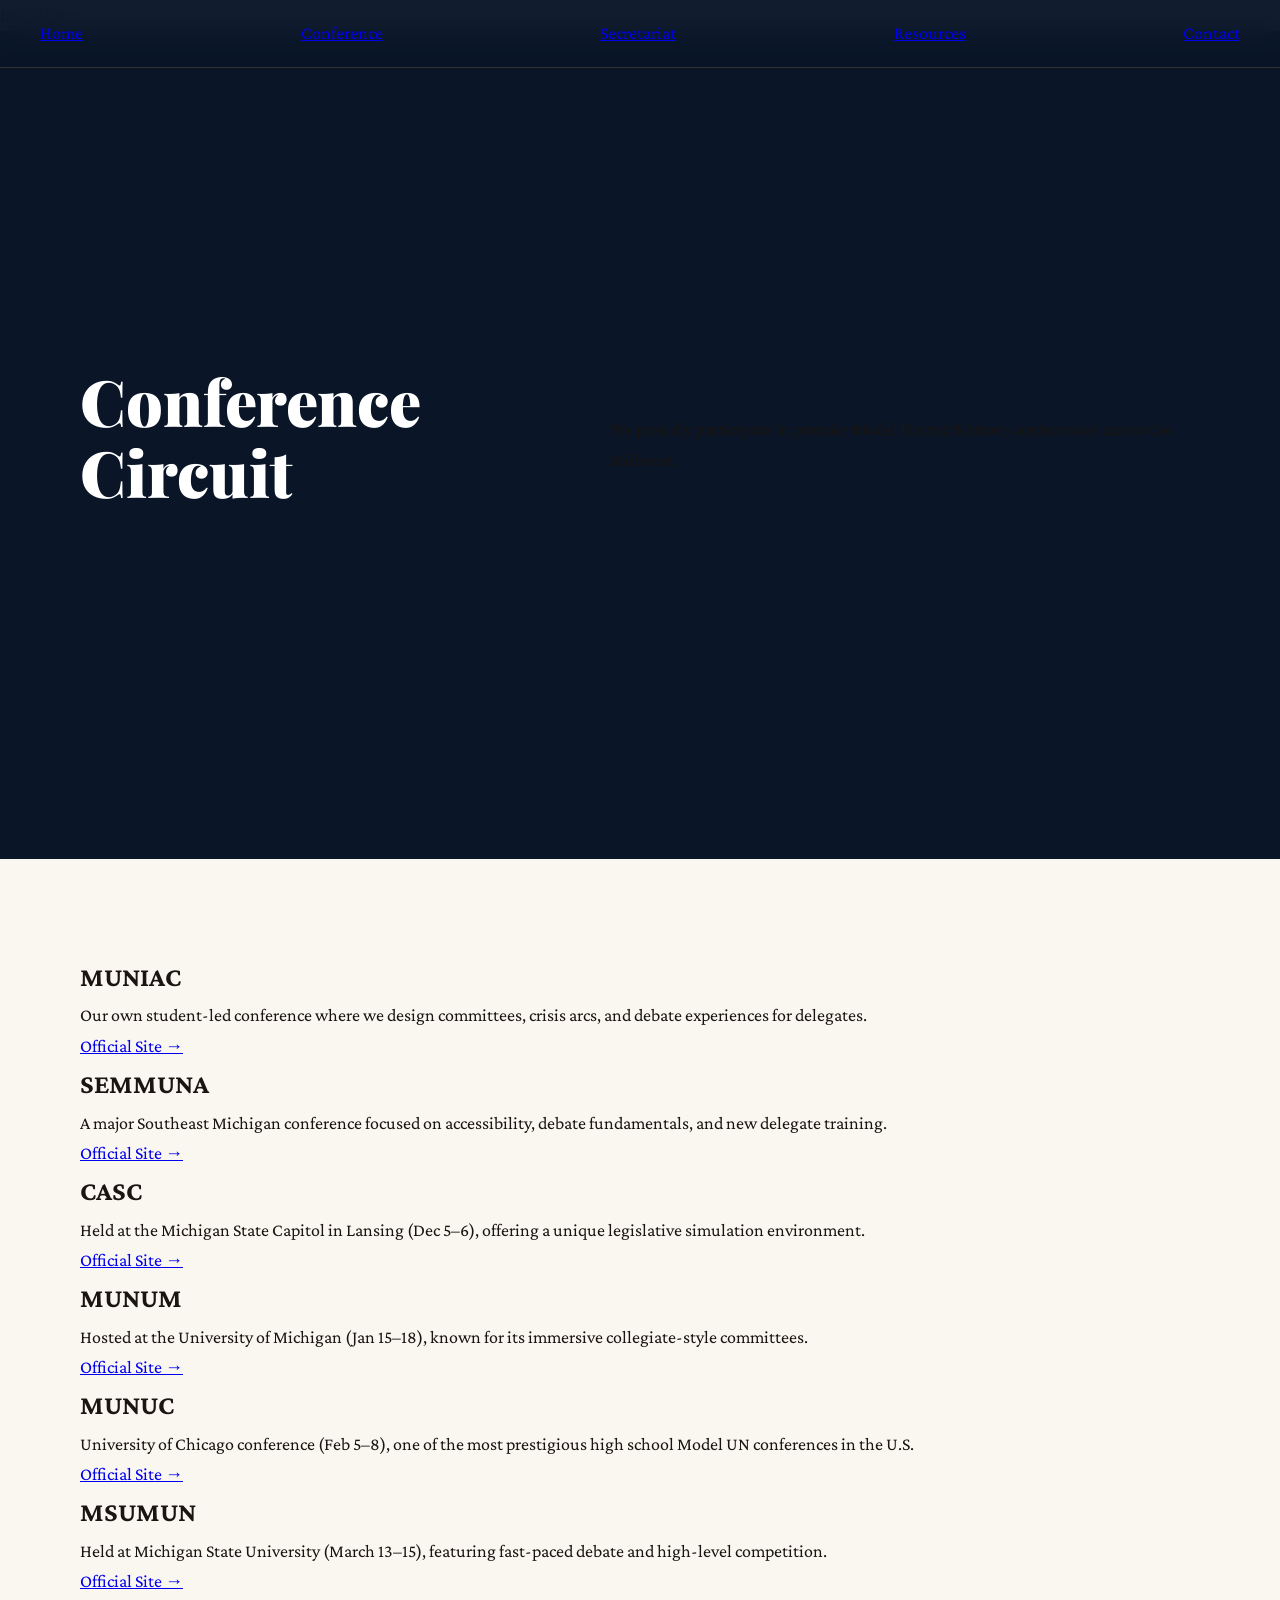
<file: conference.html>
<!DOCTYPE html>
<html lang="en">
<head>
  <meta charset="UTF-8">
  <title>Conference Circuit</title>
  <link rel="stylesheet" href="style.css">
</head>

<body>

<header>
  <div class="logo">IAC MUN</div>
  <nav>
    <a href="index.html">Home</a>
    <a href="conference.html">Conference</a>
    <a href="secretariat.html">Secretariat</a>
    <a href="resources.html">Resources</a>
    <a href="contact.html">Contact</a>
  </nav>
</header>

<section class="hero">
  <h1>Conference Circuit</h1>
  <p>We proudly participate in premier Model United Nations conferences across the Midwest.</p>
</section>

<section class="conference-grid">

  <div class="conf-card">
    <h2>MUNIAC</h2>
    <p>Our own student-led conference where we design committees, crisis arcs, and debate experiences for delegates.</p>
    <a class="conf-link" href="#" target="_blank">Official Site →</a>
  </div>

  <div class="conf-card">
    <h2>SEMMUNA</h2>
    <p>A major Southeast Michigan conference focused on accessibility, debate fundamentals, and new delegate training.</p>
    <a class="conf-link" href="https://www.semmuna.org/" target="_blank">Official Site →</a>
  </div>

  <div class="conf-card">
    <h2>CASC</h2>
    <p>Held at the Michigan State Capitol in Lansing (Dec 5–6), offering a unique legislative simulation environment.</p>
    <a class="conf-link" href="https://www.mamunonline.com/casc" target="_blank">Official Site →</a>
  </div>

  <div class="conf-card">
    <h2>MUNUM</h2>
    <p>Hosted at the University of Michigan (Jan 15–18), known for its immersive collegiate-style committees.</p>
    <a class="conf-link" href="https://www.munum.org/" target="_blank">Official Site →</a>
  </div>

  <div class="conf-card">
    <h2>MUNUC</h2>
    <p>University of Chicago conference (Feb 5–8), one of the most prestigious high school Model UN conferences in the U.S.</p>
    <a class="conf-link" href="https://munuc.org/" target="_blank">Official Site →</a>
  </div>

  <div class="conf-card">
    <h2>MSUMUN</h2>
    <p>Held at Michigan State University (March 13–15), featuring fast-paced debate and high-level competition.</p>
    <a class="conf-link" href="https://msumun.org/" target="_blank">Official Site →</a>
  </div>

</section>

</body>
</html>
</file>
<file: style.css>
@import url('https://fonts.googleapis.com/css2?family=Playfair+Display:wght@400;700;900&family=Crimson+Pro:ital,wght@0,300;0,400;0,600;1,300;1,400&family=DM+Mono:wght@300;400&display=swap');
 
:root {
  --navy: #0a1628;
  --deep-blue: #0d2144;
  --mid-blue: #1a3a6e;
  --gold: #c9a84c;
  --gold-light: #e8c97a;
  --gold-pale: #f5e9c8;
  --cream: #faf7f0;
  --white: #ffffff;
  --gray-light: #f0ece3;
  --gray-mid: #8a8070;
  --text-dark: #1a1510;
  --shadow: 0 4px 24px rgba(10, 22, 40, 0.15);
  --shadow-gold: 0 4px 24px rgba(201, 168, 76, 0.2);
}
 
*, *::before, *::after { box-sizing: border-box; margin: 0; padding: 0; }
 
html { scroll-behavior: smooth; }
 
body {
  font-family: 'Crimson Pro', Georgia, serif;
  background: var(--cream);
  color: var(--text-dark);
  font-size: 18px;
  line-height: 1.7;
  overflow-x: hidden;
}
 
/* ── NAV ── */
nav {
  position: fixed;
  top: 0; left: 0; right: 0;
  z-index: 100;
  background: rgba(10, 22, 40, 0.97);
  backdrop-filter: blur(12px);
  border-bottom: 1px solid rgba(201,168,76,0.2);
  padding: 0 2.5rem;
  display: flex;
  align-items: center;
  justify-content: space-between;
  height: 68px;
}
 
.nav-logo {
  display: flex;
  align-items: center;
  gap: 0.75rem;
  text-decoration: none;
}
 
.nav-logo-img {
  height: 40px;
  width: 40px;
  object-fit: contain;
  border-radius: 50%;
  border: 1.5px solid var(--gold);
}
 
.nav-logo-placeholder {
  height: 40px;
  width: 40px;
  border-radius: 50%;
  border: 1.5px solid var(--gold);
  background: var(--mid-blue);
  display: flex;
  align-items: center;
  justify-content: center;
  font-family: 'Playfair Display', serif;
  font-size: 14px;
  color: var(--gold);
  font-weight: 700;
}
 
.nav-logo-text {
  font-family: 'Playfair Display', serif;
  font-size: 1rem;
  color: var(--gold-light);
  letter-spacing: 0.04em;
  line-height: 1.2;
}
 
.nav-logo-text span {
  display: block;
  font-size: 0.65rem;
  font-family: 'DM Mono', monospace;
  color: var(--gray-mid);
  letter-spacing: 0.12em;
  text-transform: uppercase;
  font-weight: 300;
}
 
.nav-links {
  display: flex;
  align-items: center;
  gap: 0.25rem;
  list-style: none;
}
 
.nav-links a {
  font-family: 'DM Mono', monospace;
  font-size: 0.72rem;
  letter-spacing: 0.1em;
  text-transform: uppercase;
  color: rgba(255,255,255,0.7);
  text-decoration: none;
  padding: 0.45rem 0.85rem;
  border-radius: 4px;
  transition: all 0.2s ease;
  position: relative;
}
 
.nav-links a:hover,
.nav-links a.active {
  color: var(--gold-light);
  background: rgba(201,168,76,0.08);
}
 
.nav-links a.active::after {
  content: '';
  position: absolute;
  bottom: -2px; left: 50%; transform: translateX(-50%);
  width: 20px; height: 1.5px;
  background: var(--gold);
  border-radius: 2px;
}
 
.nav-chatbot-btn {
  font-family: 'DM Mono', monospace;
  font-size: 0.7rem;
  letter-spacing: 0.1em;
  text-transform: uppercase;
  background: var(--gold);
  color: var(--navy);
  border: none;
  padding: 0.5rem 1.1rem;
  border-radius: 4px;
  cursor: pointer;
  text-decoration: none;
  font-weight: 500;
  transition: all 0.2s ease;
  margin-left: 0.5rem;
}
 
.nav-chatbot-btn:hover {
  background: var(--gold-light);
  transform: translateY(-1px);
}
 
.hamburger {
  display: none;
  flex-direction: column;
  gap: 5px;
  cursor: pointer;
  background: none;
  border: none;
  padding: 4px;
}
 
.hamburger span {
  display: block;
  width: 24px; height: 2px;
  background: var(--gold-light);
  border-radius: 2px;
  transition: all 0.3s ease;
}
 
/* ── PAGE WRAPPER ── */
main { padding-top: 68px; }
 
/* ── HERO ── */
.hero {
  min-height: 92vh;
  background: var(--navy);
  position: relative;
  display: flex;
  align-items: center;
  overflow: hidden;
}
 
.hero-bg-pattern {
  position: absolute;
  inset: 0;
  background-image:
    radial-gradient(circle at 20% 50%, rgba(26,58,110,0.6) 0%, transparent 50%),
    radial-gradient(circle at 80% 20%, rgba(201,168,76,0.08) 0%, transparent 40%),
    linear-gradient(135deg, var(--navy) 0%, var(--deep-blue) 100%);
}
 
.hero-grid-lines {
  position: absolute;
  inset: 0;
  background-image:
    linear-gradient(rgba(201,168,76,0.04) 1px, transparent 1px),
    linear-gradient(90deg, rgba(201,168,76,0.04) 1px, transparent 1px);
  background-size: 60px 60px;
}
 
.hero-globe {
  position: absolute;
  right: -80px; top: 50%;
  transform: translateY(-50%);
  width: 600px; height: 600px;
  border-radius: 50%;
  border: 1px solid rgba(201,168,76,0.12);
  background: radial-gradient(circle at 35% 35%, rgba(26,58,110,0.4), rgba(10,22,40,0.8));
  box-shadow: inset -40px -40px 80px rgba(0,0,0,0.4), 0 0 120px rgba(201,168,76,0.05);
}
 
.hero-globe::before {
  content: '';
  position: absolute;
  inset: 30px;
  border-radius: 50%;
  border: 1px solid rgba(201,168,76,0.06);
}
 
.hero-globe::after {
  content: '';
  position: absolute;
  inset: 80px;
  border-radius: 50%;
  border: 1px solid rgba(201,168,76,0.04);
}
 
.hero-content {
  position: relative;
  z-index: 2;
  max-width: 780px;
  padding: 4rem 5rem;
  animation: fadeUp 0.9s ease both;
}
 
.hero-eyebrow {
  font-family: 'DM Mono', monospace;
  font-size: 0.72rem;
  letter-spacing: 0.22em;
  text-transform: uppercase;
  color: var(--gold);
  margin-bottom: 1.5rem;
  display: flex;
  align-items: center;
  gap: 0.75rem;
}
 
.hero-eyebrow::before {
  content: '';
  display: block;
  width: 32px; height: 1px;
  background: var(--gold);
}
 
.hero h1 {
  font-family: 'Playfair Display', serif;
  font-size: clamp(2.8rem, 5vw, 4.8rem);
  font-weight: 900;
  color: var(--white);
  line-height: 1.1;
  margin-bottom: 1rem;
}
 
.hero h1 em {
  font-style: italic;
  color: var(--gold-light);
}
 
.hero-divider {
  width: 64px; height: 2px;
  background: linear-gradient(90deg, var(--gold), transparent);
  margin: 1.75rem 0;
}
 
.hero-tagline {
  font-size: 1.15rem;
  color: rgba(255,255,255,0.78);
  max-width: 600px;
  line-height: 1.8;
  margin-bottom: 2.5rem;
  font-weight: 300;
}
 
.hero-cta-row {
  display: flex;
  gap: 1rem;
  flex-wrap: wrap;
}
 
.btn-primary {
  display: inline-block;
  font-family: 'DM Mono', monospace;
  font-size: 0.75rem;
  letter-spacing: 0.12em;
  text-transform: uppercase;
  background: var(--gold);
  color: var(--navy);
  padding: 0.85rem 2rem;
  border-radius: 4px;
  text-decoration: none;
  font-weight: 500;
  transition: all 0.25s ease;
  border: 2px solid var(--gold);
}
 
.btn-primary:hover {
  background: var(--gold-light);
  border-color: var(--gold-light);
  transform: translateY(-2px);
  box-shadow: var(--shadow-gold);
}
 
.btn-outline {
  display: inline-block;
  font-family: 'DM Mono', monospace;
  font-size: 0.75rem;
  letter-spacing: 0.12em;
  text-transform: uppercase;
  background: transparent;
  color: var(--gold-light);
  padding: 0.85rem 2rem;
  border-radius: 4px;
  text-decoration: none;
  font-weight: 400;
  transition: all 0.25s ease;
  border: 1.5px solid rgba(201,168,76,0.4);
}
 
.btn-outline:hover {
  border-color: var(--gold);
  color: var(--gold);
  background: rgba(201,168,76,0.06);
}
 
/* ── SECTION STYLES ── */
section { padding: 6rem 5rem; }
 
.section-eyebrow {
  font-family: 'DM Mono', monospace;
  font-size: 0.68rem;
  letter-spacing: 0.2em;
  text-transform: uppercase;
  color: var(--gold);
  margin-bottom: 0.75rem;
}
 
.section-title {
  font-family: 'Playfair Display', serif;
  font-size: clamp(2rem, 3.5vw, 3rem);
  font-weight: 700;
  color: var(--navy);
  line-height: 1.2;
  margin-bottom: 1rem;
}
 
.section-title em { font-style: italic; color: var(--mid-blue); }
 
.section-subtitle {
  font-size: 1.1rem;
  color: var(--gray-mid);
  max-width: 580px;
  font-weight: 300;
}
 
.gold-rule {
  width: 48px; height: 2px;
  background: var(--gold);
  margin: 1.5rem 0;
}
 
/* ── QUICK LINKS (HOME) ── */
.quick-links {
  background: var(--white);
  padding: 5rem;
}
 
.quick-links-grid {
  display: grid;
  grid-template-columns: repeat(auto-fit, minmax(220px, 1fr));
  gap: 1.5rem;
  margin-top: 3rem;
}
 
.quick-card {
  background: var(--cream);
  border: 1px solid rgba(201,168,76,0.2);
  border-radius: 8px;
  padding: 2rem 1.75rem;
  text-decoration: none;
  color: inherit;
  transition: all 0.25s ease;
  position: relative;
  overflow: hidden;
}
 
.quick-card::before {
  content: '';
  position: absolute;
  top: 0; left: 0; right: 0;
  height: 3px;
  background: linear-gradient(90deg, var(--gold), var(--gold-light));
  transform: scaleX(0);
  transform-origin: left;
  transition: transform 0.3s ease;
}
 
.quick-card:hover {
  transform: translateY(-4px);
  box-shadow: var(--shadow);
  border-color: rgba(201,168,76,0.4);
}
 
.quick-card:hover::before { transform: scaleX(1); }
 
.quick-card-icon {
  font-size: 2rem;
  margin-bottom: 1rem;
  display: block;
}
 
.quick-card h3 {
  font-family: 'Playfair Display', serif;
  font-size: 1.2rem;
  color: var(--navy);
  margin-bottom: 0.5rem;
}
 
.quick-card p {
  font-size: 0.92rem;
  color: var(--gray-mid);
  font-weight: 300;
}
 
/* ── ABOUT STRIP ── */
.about-strip {
  background: var(--navy);
  color: var(--white);
  padding: 5rem;
  position: relative;
  overflow: hidden;
}
 
.about-strip::before {
  content: '"';
  position: absolute;
  top: -40px; left: 40px;
  font-family: 'Playfair Display', serif;
  font-size: 20rem;
  color: rgba(201,168,76,0.04);
  line-height: 1;
  pointer-events: none;
}
 
.about-strip .section-title { color: var(--white); }
.about-strip .section-title em { color: var(--gold-light); }
.about-strip .section-subtitle { color: rgba(255,255,255,0.65); max-width: 720px; font-size: 1.12rem; }
 
/* ── DIRECTORY ── */
.page-hero {
  background: var(--navy);
  padding: 6rem 5rem 4rem;
  position: relative;
  overflow: hidden;
}
 
.page-hero::after {
  content: '';
  position: absolute;
  bottom: 0; left: 0; right: 0;
  height: 1px;
  background: linear-gradient(90deg, transparent, var(--gold), transparent);
}
 
.page-hero-bg {
  position: absolute;
  inset: 0;
  background:
    radial-gradient(circle at 80% 50%, rgba(201,168,76,0.05) 0%, transparent 50%),
    linear-gradient(135deg, var(--navy) 0%, var(--deep-blue) 100%);
}
 
.page-hero-content { position: relative; z-index: 2; }
.page-hero .section-title { color: var(--white); margin-bottom: 0.5rem; }
.page-hero .section-subtitle { color: rgba(255,255,255,0.6); }
 
.directory-section { padding: 5rem; background: var(--white); }
 
.role-label {
  font-family: 'DM Mono', monospace;
  font-size: 0.68rem;
  letter-spacing: 0.18em;
  text-transform: uppercase;
  color: var(--gold);
  margin: 3.5rem 0 1.5rem;
  padding-bottom: 0.75rem;
  border-bottom: 1px solid rgba(201,168,76,0.2);
}
 
.role-label:first-child { margin-top: 0; }
 
.member-grid {
  display: grid;
  grid-template-columns: repeat(auto-fill, minmax(200px, 1fr));
  gap: 1.25rem;
}
 
.member-card {
  background: var(--cream);
  border: 1px solid rgba(201,168,76,0.15);
  border-radius: 8px;
  overflow: hidden;
  transition: all 0.25s ease;
}
 
.member-card:hover {
  transform: translateY(-3px);
  box-shadow: var(--shadow);
  border-color: rgba(201,168,76,0.35);
}
 
.member-photo {
  width: 100%;
  aspect-ratio: 1;
  object-fit: cover;
  background: var(--deep-blue);
  display: block;
}
 
.member-photo-placeholder {
  width: 100%;
  aspect-ratio: 1;
  background: linear-gradient(135deg, var(--deep-blue), var(--mid-blue));
  display: flex;
  align-items: center;
  justify-content: center;
  font-family: 'Playfair Display', serif;
  font-size: 2.5rem;
  color: rgba(201,168,76,0.4);
  font-weight: 900;
}
 
.member-info {
  padding: 1.25rem 1.25rem 1.5rem;
}
 
.member-name {
  font-family: 'Playfair Display', serif;
  font-size: 1.05rem;
  color: var(--navy);
  font-weight: 700;
  margin-bottom: 0.25rem;
}
 
.member-role {
  font-family: 'DM Mono', monospace;
  font-size: 0.65rem;
  letter-spacing: 0.1em;
  text-transform: uppercase;
  color: var(--gold);
}
 
/* ── CONFERENCES ── */
.conferences-section { padding: 5rem; background: var(--cream); }
 
.conference-card {
  background: var(--white);
  border: 1px solid rgba(201,168,76,0.2);
  border-radius: 10px;
  padding: 2.5rem;
  margin-bottom: 1.5rem;
  display: grid;
  grid-template-columns: auto 1fr auto;
  gap: 2rem;
  align-items: start;
  transition: all 0.25s ease;
}
 
.conference-card:hover {
  box-shadow: var(--shadow);
  border-color: rgba(201,168,76,0.4);
}
 
.conf-date-badge {
  background: var(--navy);
  color: var(--gold);
  border-radius: 6px;
  padding: 0.75rem 1rem;
  text-align: center;
  min-width: 70px;
  font-family: 'Playfair Display', serif;
}
 
.conf-date-badge .month {
  font-family: 'DM Mono', monospace;
  font-size: 0.6rem;
  letter-spacing: 0.15em;
  text-transform: uppercase;
  color: rgba(255,255,255,0.5);
  display: block;
}
 
.conf-date-badge .day {
  font-size: 2rem;
  font-weight: 900;
  line-height: 1;
}
 
.conf-name {
  font-family: 'Playfair Display', serif;
  font-size: 1.4rem;
  color: var(--navy);
  font-weight: 700;
  margin-bottom: 0.4rem;
}
 
.conf-meta {
  font-family: 'DM Mono', monospace;
  font-size: 0.68rem;
  color: var(--gray-mid);
  letter-spacing: 0.08em;
  margin-bottom: 0.75rem;
}
 
.conf-desc {
  font-size: 0.97rem;
  color: #4a4535;
  font-weight: 300;
}
 
.conf-status {
  font-family: 'DM Mono', monospace;
  font-size: 0.62rem;
  letter-spacing: 0.1em;
  text-transform: uppercase;
  padding: 0.35rem 0.8rem;
  border-radius: 20px;
  white-space: nowrap;
}
 
.conf-status.upcoming { background: rgba(201,168,76,0.12); color: var(--gold); border: 1px solid rgba(201,168,76,0.3); }
.conf-status.open { background: rgba(34,139,34,0.1); color: #2a7a2a; border: 1px solid rgba(34,139,34,0.2); }
.conf-status.tbd { background: rgba(100,100,120,0.1); color: var(--gray-mid); border: 1px solid rgba(100,100,120,0.2); }
 
/* ── RESOURCES ── */
.resources-section { padding: 5rem; background: var(--white); }
 
.resources-grid {
  display: grid;
  grid-template-columns: repeat(auto-fit, minmax(300px, 1fr));
  gap: 1.5rem;
  margin-top: 3rem;
}
 
.resource-card {
  background: var(--cream);
  border: 1px solid rgba(201,168,76,0.15);
  border-radius: 10px;
  padding: 2rem;
  transition: all 0.25s ease;
}
 
.resource-card:hover {
  transform: translateY(-3px);
  box-shadow: var(--shadow);
}
 
.resource-icon {
  font-size: 2.2rem;
  margin-bottom: 1rem;
  display: block;
}
 
.resource-card h3 {
  font-family: 'Playfair Display', serif;
  font-size: 1.2rem;
  color: var(--navy);
  margin-bottom: 0.5rem;
}
 
.resource-card p {
  font-size: 0.95rem;
  color: var(--gray-mid);
  margin-bottom: 1.25rem;
  font-weight: 300;
}
 
.resource-link {
  font-family: 'DM Mono', monospace;
  font-size: 0.68rem;
  letter-spacing: 0.1em;
  text-transform: uppercase;
  color: var(--gold);
  text-decoration: none;
  border-bottom: 1px solid rgba(201,168,76,0.3);
  padding-bottom: 1px;
  transition: all 0.2s;
}
 
.resource-link:hover { color: var(--navy); border-color: var(--navy); }
 
.tips-section {
  background: var(--navy);
  padding: 5rem;
}
 
.tips-section .section-title { color: var(--white); }
.tips-section .section-title em { color: var(--gold-light); }
 
.tips-grid {
  display: grid;
  grid-template-columns: repeat(auto-fit, minmax(260px, 1fr));
  gap: 1.25rem;
  margin-top: 3rem;
}
 
.tip-card {
  background: rgba(255,255,255,0.04);
  border: 1px solid rgba(201,168,76,0.15);
  border-radius: 8px;
  padding: 1.75rem;
  transition: all 0.25s ease;
}
 
.tip-card:hover {
  background: rgba(255,255,255,0.07);
  border-color: rgba(201,168,76,0.3);
}
 
.tip-number {
  font-family: 'Playfair Display', serif;
  font-size: 3rem;
  color: rgba(201,168,76,0.15);
  font-weight: 900;
  line-height: 1;
  margin-bottom: 0.5rem;
}
 
.tip-card h3 {
  font-family: 'Playfair Display', serif;
  color: var(--gold-light);
  font-size: 1.05rem;
  margin-bottom: 0.5rem;
}
 
.tip-card p {
  font-size: 0.92rem;
  color: rgba(255,255,255,0.6);
  font-weight: 300;
  line-height: 1.65;
}
 
/* ── PERMISSION SLIPS ── */
.slips-section { padding: 5rem; background: var(--cream); }
 
.slip-card {
  background: var(--white);
  border: 1px solid rgba(201,168,76,0.2);
  border-radius: 10px;
  padding: 2.5rem;
  margin-bottom: 1.25rem;
  display: flex;
  align-items: center;
  justify-content: space-between;
  gap: 2rem;
  transition: all 0.25s ease;
}
 
.slip-card:hover {
  box-shadow: var(--shadow);
  border-color: rgba(201,168,76,0.35);
}
 
.slip-icon { font-size: 2.5rem; }
 
.slip-info { flex: 1; }
 
.slip-title {
  font-family: 'Playfair Display', serif;
  font-size: 1.3rem;
  color: var(--navy);
  margin-bottom: 0.3rem;
}
 
.slip-desc { font-size: 0.95rem; color: var(--gray-mid); font-weight: 300; }
 
.slip-actions { display: flex; gap: 0.75rem; flex-shrink: 0; }
 
/* ── CHATBOT ── */
.chatbot-section {
  padding: 5rem;
  background: var(--white);
  min-height: calc(100vh - 68px);
  display: flex;
  flex-direction: column;
}
 
.chat-container {
  background: var(--cream);
  border: 1px solid rgba(201,168,76,0.2);
  border-radius: 12px;
  overflow: hidden;
  max-width: 820px;
  margin: 2.5rem auto 0;
  width: 100%;
  box-shadow: var(--shadow);
  display: flex;
  flex-direction: column;
  height: 600px;
}
 
.chat-header {
  background: var(--navy);
  padding: 1.25rem 1.75rem;
  display: flex;
  align-items: center;
  gap: 1rem;
  border-bottom: 1px solid rgba(201,168,76,0.15);
}
 
.chat-avatar {
  width: 40px; height: 40px;
  border-radius: 50%;
  background: linear-gradient(135deg, var(--gold), var(--gold-light));
  display: flex;
  align-items: center;
  justify-content: center;
  font-size: 1.2rem;
  flex-shrink: 0;
}
 
.chat-header-info h3 {
  font-family: 'Playfair Display', serif;
  color: var(--white);
  font-size: 1rem;
}
 
.chat-header-info p {
  font-family: 'DM Mono', monospace;
  font-size: 0.62rem;
  color: rgba(255,255,255,0.45);
  letter-spacing: 0.1em;
}
 
.chat-messages {
  flex: 1;
  overflow-y: auto;
  padding: 1.5rem;
  display: flex;
  flex-direction: column;
  gap: 1rem;
}
 
.chat-messages::-webkit-scrollbar { width: 4px; }
.chat-messages::-webkit-scrollbar-track { background: transparent; }
.chat-messages::-webkit-scrollbar-thumb { background: rgba(201,168,76,0.3); border-radius: 2px; }
 
.msg {
  display: flex;
  gap: 0.75rem;
  max-width: 85%;
  animation: fadeUp 0.3s ease both;
}
 
.msg.user { margin-left: auto; flex-direction: row-reverse; }
 
.msg-bubble {
  background: var(--white);
  border: 1px solid rgba(201,168,76,0.15);
  border-radius: 12px 12px 12px 2px;
  padding: 0.85rem 1.1rem;
  font-size: 0.96rem;
  color: var(--text-dark);
  line-height: 1.65;
}
 
.msg.user .msg-bubble {
  background: var(--navy);
  color: rgba(255,255,255,0.9);
  border-radius: 12px 12px 2px 12px;
  border-color: rgba(201,168,76,0.1);
}
 
.msg-icon {
  width: 30px; height: 30px;
  border-radius: 50%;
  display: flex;
  align-items: center;
  justify-content: center;
  font-size: 0.85rem;
  flex-shrink: 0;
  margin-top: 4px;
}
 
.msg-icon.bot { background: linear-gradient(135deg, var(--gold), var(--gold-light)); }
.msg-icon.user { background: var(--mid-blue); }
 
.typing-indicator {
  display: flex;
  gap: 4px;
  padding: 0.75rem 1rem;
  background: var(--white);
  border: 1px solid rgba(201,168,76,0.15);
  border-radius: 12px 12px 12px 2px;
  width: fit-content;
}
 
.typing-dot {
  width: 7px; height: 7px;
  border-radius: 50%;
  background: var(--gold);
  animation: typing 1.2s ease infinite;
}
 
.typing-dot:nth-child(2) { animation-delay: 0.2s; }
.typing-dot:nth-child(3) { animation-delay: 0.4s; }
 
@keyframes typing {
  0%, 60%, 100% { transform: translateY(0); opacity: 0.4; }
  30% { transform: translateY(-6px); opacity: 1; }
}
 
.chat-input-area {
  padding: 1rem 1.25rem;
  border-top: 1px solid rgba(201,168,76,0.15);
  display: flex;
  gap: 0.75rem;
  background: var(--white);
}
 
.chat-input {
  flex: 1;
  font-family: 'Crimson Pro', serif;
  font-size: 1rem;
  padding: 0.7rem 1rem;
  border: 1px solid rgba(201,168,76,0.2);
  border-radius: 6px;
  background: var(--cream);
  color: var(--text-dark);
  outline: none;
  transition: border-color 0.2s;
  resize: none;
}
 
.chat-input:focus { border-color: var(--gold); }
 
.chat-send {
  background: var(--navy);
  border: none;
  border-radius: 6px;
  width: 44px;
  cursor: pointer;
  color: var(--gold);
  font-size: 1.1rem;
  transition: all 0.2s;
  flex-shrink: 0;
}
 
.chat-send:hover { background: var(--mid-blue); }
.chat-send:disabled { opacity: 0.5; cursor: not-allowed; }
 
.chat-suggestions {
  padding: 0 1.25rem 0.75rem;
  display: flex;
  gap: 0.5rem;
  flex-wrap: wrap;
  background: var(--white);
}
 
.suggestion-chip {
  font-family: 'DM Mono', monospace;
  font-size: 0.62rem;
  letter-spacing: 0.06em;
  padding: 0.35rem 0.75rem;
  border-radius: 20px;
  border: 1px solid rgba(201,168,76,0.25);
  background: var(--cream);
  color: var(--gray-mid);
  cursor: pointer;
  transition: all 0.2s;
}
 
.suggestion-chip:hover {
  border-color: var(--gold);
  color: var(--navy);
  background: rgba(201,168,76,0.08);
}
 
/* ── FOOTER ── */
footer {
  background: var(--navy);
  color: rgba(255,255,255,0.5);
  padding: 3rem 5rem;
  display: flex;
  align-items: center;
  justify-content: space-between;
  gap: 2rem;
  flex-wrap: wrap;
  border-top: 1px solid rgba(201,168,76,0.1);
}
 
footer .footer-brand {
  font-family: 'Playfair Display', serif;
  font-size: 1.1rem;
  color: var(--gold-light);
  margin-bottom: 0.25rem;
}
 
footer p { font-size: 0.85rem; font-weight: 300; }
 
footer .footer-links {
  display: flex;
  gap: 1.5rem;
  list-style: none;
  flex-wrap: wrap;
}
 
footer .footer-links a {
  font-family: 'DM Mono', monospace;
  font-size: 0.65rem;
  letter-spacing: 0.1em;
  text-transform: uppercase;
  color: rgba(255,255,255,0.4);
  text-decoration: none;
  transition: color 0.2s;
}
 
footer .footer-links a:hover { color: var(--gold); }
 
/* ── ANIMATIONS ── */
@keyframes fadeUp {
  from { opacity: 0; transform: translateY(20px); }
  to { opacity: 1; transform: translateY(0); }
}
 
.fade-up {
  opacity: 0;
  transform: translateY(24px);
  transition: opacity 0.6s ease, transform 0.6s ease;
}
 
.fade-up.visible {
  opacity: 1;
  transform: translateY(0);
}
 
/* ── RESPONSIVE ── */
@media (max-width: 768px) {
  nav { padding: 0 1.5rem; }
  .nav-links { display: none; }
  .nav-chatbot-btn { display: none; }
  .hamburger { display: flex; }
 
  .nav-links.open {
    display: flex;
    flex-direction: column;
    position: fixed;
    top: 68px; left: 0; right: 0;
    background: var(--navy);
    padding: 1rem;
    border-bottom: 1px solid rgba(201,168,76,0.15);
  }
 
  .hero-content { padding: 3rem 1.5rem; }
  .hero-globe { display: none; }
  section, .quick-links, .about-strip, .directory-section,
  .conferences-section, .resources-section, .tips-section,
  .slips-section, .chatbot-section { padding: 3rem 1.5rem; }
  .page-hero { padding: 4rem 1.5rem 3rem; }
  footer { padding: 2.5rem 1.5rem; flex-direction: column; gap: 1rem; }
 
  .conference-card {
    grid-template-columns: auto 1fr;
    grid-template-rows: auto auto;
  }
  .conf-status { grid-column: 2; }
 
  .slip-card { flex-direction: column; align-items: flex-start; }
  .slip-actions { flex-direction: column; width: 100%; }
  .slip-actions .btn-primary,
  .slip-actions .btn-outline { text-align: center; }
}
</file>
